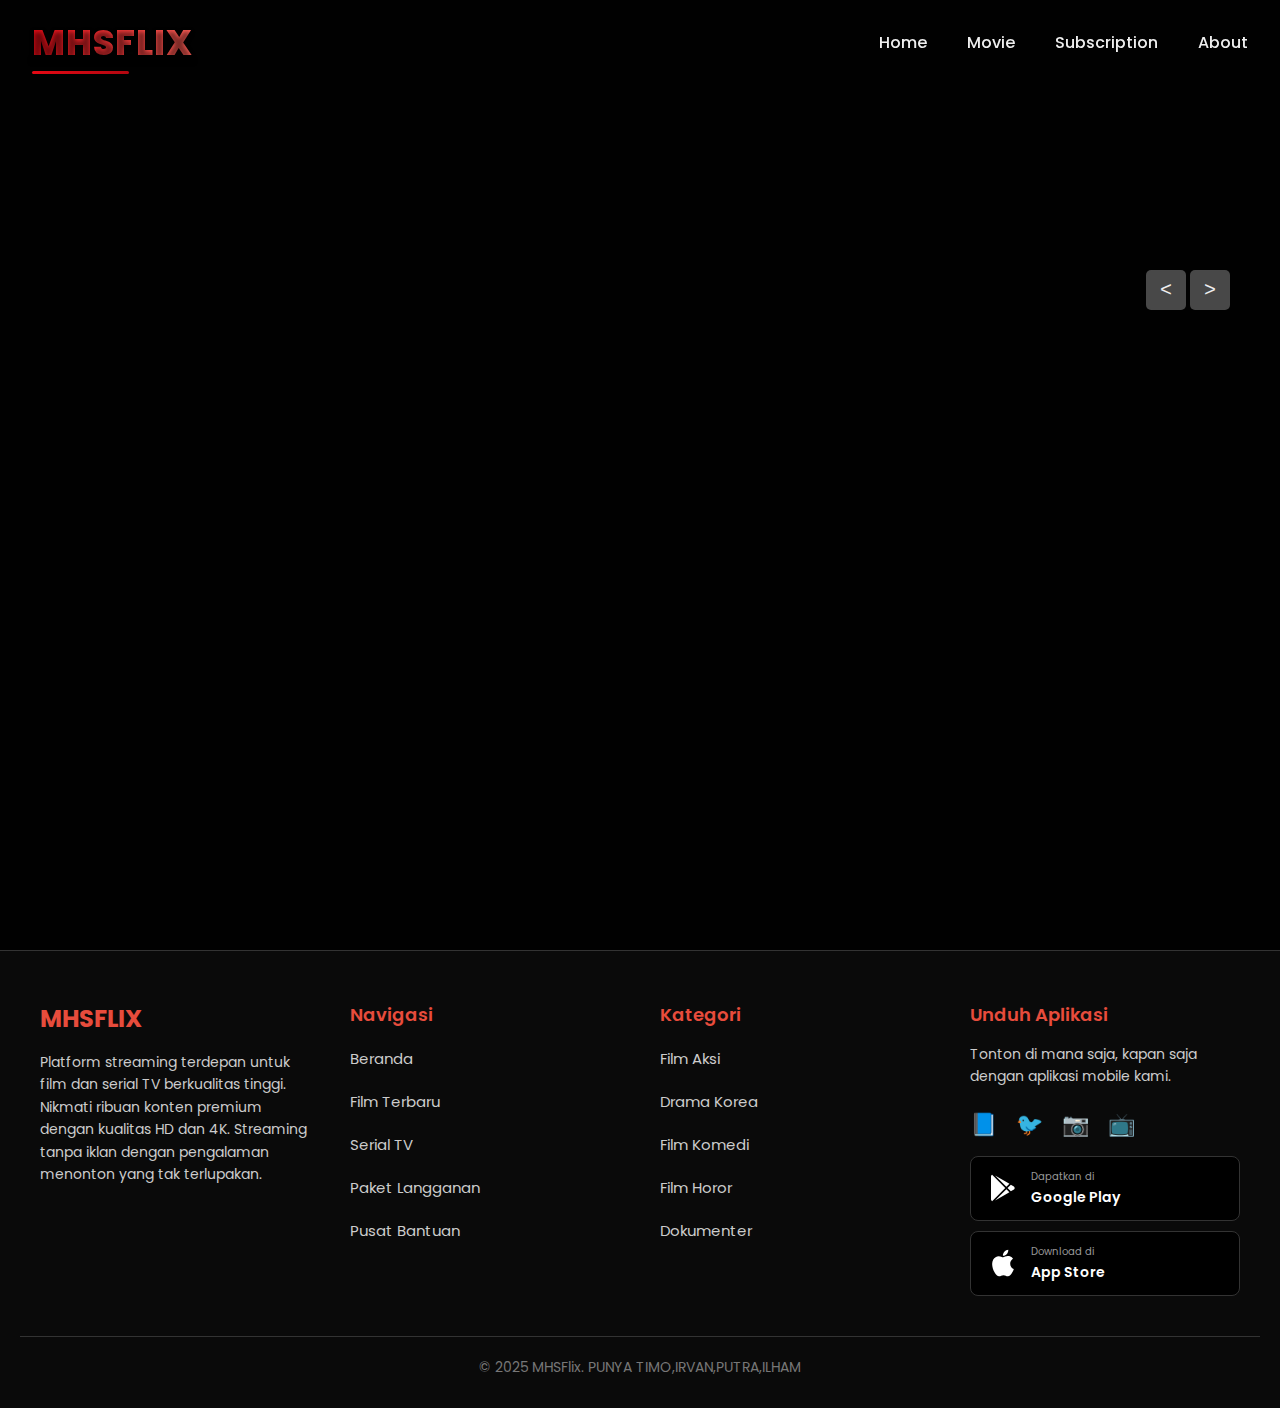
<file: MHSFLIX-main/index.html>
<!DOCTYPE html>
<html lang="en">
  <head>
    <meta charset="UTF-8" />
    <meta name="viewport" content="width=device-width, initial-scale=1.0" />
    <title>MHSFlix</title>
    <link rel="stylesheet" href="src/css/index.css" />
  </head>
  <body>
    <nav class="navbar">
      <a href="#" class="logo">MHSFLIX</a>

      <div class="hamburger">
        <span class="bar"></span>
        <span class="bar"></span>
        <span class="bar"></span>
      </div>

      <div class="nav-menu">
        <ul class="nav-list">
          <li class="nav-item"><a href="index.html">Home</a></li>
          <li class="nav-item"><a href="film.html">Movie</a></li>
          <li class="nav-item"><a href="pricing.html">Subscription</a></li>
          <li class="nav-item"><a href="about.html">About</a></li>
        </ul>
      </div>
    </nav>

    <!-- Overlay for mobile menu -->
    <div class="overlay"></div>

    <!-- slider -->
    <div class="slider">
      <div class="list" id="sliderList"></div>
      <div class="arrows">
        <button id="prev"><</button>
        <button id="next">></button>
      </div>
      <div class="thumbnail" id="thumbnailList"></div>
    </div>

    <footer class="footer">
      <div class="footer-container">
        <div class="footer-section about">
          <h3 class="footer-title">MHSFLIX</h3>
          <p>
            Platform streaming terdepan untuk film dan serial TV berkualitas
            tinggi. Nikmati ribuan konten premium dengan kualitas HD dan 4K.
            Streaming tanpa iklan dengan pengalaman menonton yang tak
            terlupakan.
          </p>
        </div>

        <div class="footer-section links">
          <h4 class="footer-subtitle">Navigasi</h4>
          <ul>
            <li><a href="#beranda">Beranda</a></li>
            <li><a href="#film">Film Terbaru</a></li>
            <li><a href="#serial">Serial TV</a></li>
            <li><a href="#langganan">Paket Langganan</a></li>
            <li><a href="#bantuan">Pusat Bantuan</a></li>
          </ul>
        </div>

        <div class="footer-section links">
          <h4 class="footer-subtitle">Kategori</h4>
          <ul>
            <li><a href="#aksi">Film Aksi</a></li>
            <li><a href="#drama">Drama Korea</a></li>
            <li><a href="#komedi">Film Komedi</a></li>
            <li><a href="#horor">Film Horor</a></li>
            <li><a href="#dokumenter">Dokumenter</a></li>
          </ul>
        </div>

        <div class="footer-section contact">
          <h4 class="footer-subtitle">Unduh Aplikasi</h4>
          <p>Tonton di mana saja, kapan saja dengan aplikasi mobile kami.</p>

          <div class="social-icons">
            <a href="#" title="Facebook">📘</a>
            <a href="#" title="Twitter">🐦</a>
            <a href="#" title="Instagram">📷</a>
            <a href="#" title="YouTube">📺</a>
          </div>

          <div class="install-buttons">
            <a href="#" class="install-btn">
              <svg class="app-icon" viewBox="0 0 24 24" fill="currentColor">
                <path
                  d="M3,20.5V3.5C3,2.91 3.34,2.39 3.84,2.15L13.69,12L3.84,21.85C3.34,21.61 3,21.09 3,20.5M16.81,15.12L6.05,21.34L14.54,12.85L16.81,15.12M20.16,10.81C20.5,11.08 20.75,11.5 20.75,12C20.75,12.5 20.53,12.9 20.18,13.18L17.89,14.5L15.39,12L17.89,9.5L20.16,10.81M6.05,2.66L16.81,8.88L14.54,11.15L6.05,2.66Z"
                />
              </svg>
              <div class="app-text">
                <small>Dapatkan di</small>
                <span>Google Play</span>
              </div>
            </a>
            <a href="#" class="install-btn">
              <svg class="app-icon" viewBox="0 0 24 24" fill="currentColor">
                <path
                  d="M18.71,19.5C17.88,20.74 17,21.95 15.66,21.97C14.32,22 13.89,21.18 12.37,21.18C10.84,21.18 10.37,21.95 9.1,22C7.79,22.05 6.8,20.68 5.96,19.47C4.25,17 2.94,12.45 4.7,9.39C5.57,7.87 7.13,6.91 8.82,6.88C10.1,6.86 11.32,7.75 12.11,7.75C12.89,7.75 14.37,6.68 15.92,6.84C16.57,6.87 18.39,7.1 19.56,8.82C19.47,8.88 17.39,10.1 17.41,12.63C17.44,15.65 20.06,16.66 20.09,16.67C20.06,16.74 19.67,18.11 18.71,19.5M13,3.5C13.73,2.67 14.94,2.04 15.94,2C16.07,3.17 15.6,4.35 14.9,5.19C14.21,6.04 13.07,6.7 11.95,6.61C11.8,5.46 12.36,4.26 13,3.5Z"
                />
              </svg>
              <div class="app-text">
                <small>Download di</small>
                <span>App Store</span>
              </div>
            </a>
          </div>
        </div>
      </div>

      <div class="footer-bottom">
        <p>&copy; 2025 MHSFlix. PUNYA TIMO,IRVAN,PUTRA,ILHAM</p>
      </div>
    </footer>

    <script src="src/js/index.js"></script>
  </body>
</html>
</file>
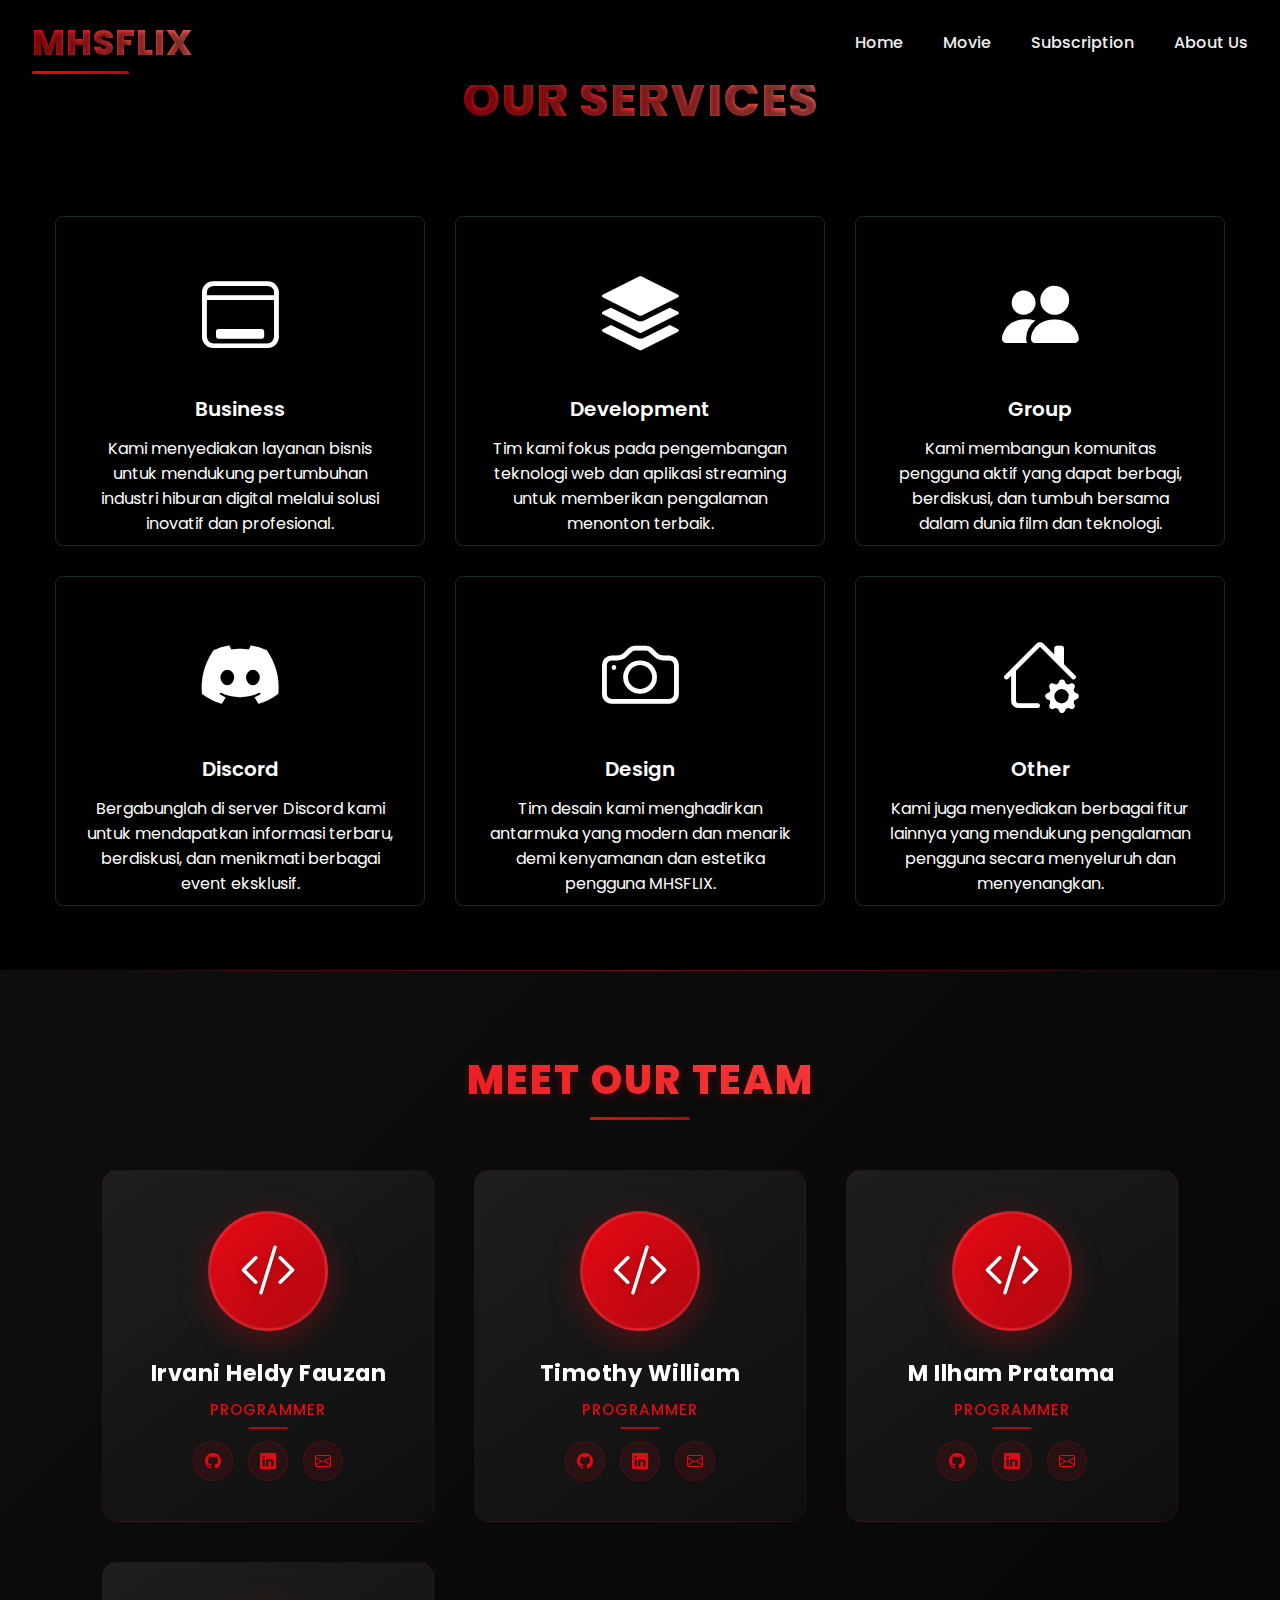
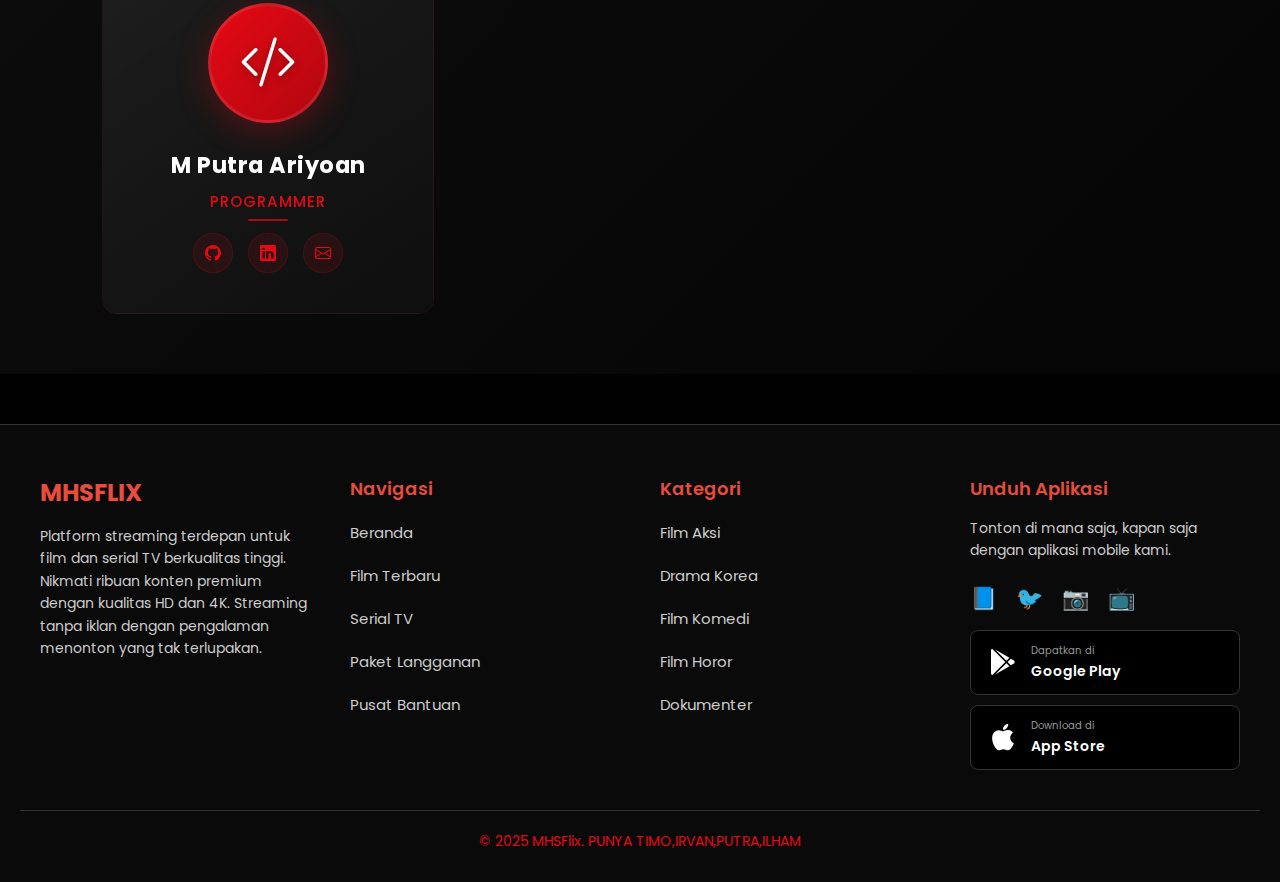
<file: MHSFLIX-main/about.html>
<!DOCTYPE html>
<html lang="en">
  <head>
    <meta charset="UTF-8" />
    <meta name="viewport" content="width=device-width, initial-scale=1.0" />
    <link
      rel="stylesheet"
      href="https://cdn.jsdelivr.net/npm/bootstrap-icons@1.13.1/font/bootstrap-icons.min.css"
    />
    <title>About</title>
  </head>
  <link rel="stylesheet" href="src/css/about.css" />
  <body>
    <nav class="navbar">
      <a href="#" class="logo">MHSFLIX</a>

      <div class="hamburger">
        <span class="bar"></span>
        <span class="bar"></span>
        <span class="bar"></span>
      </div>

      <div class="nav-menu">
        <ul class="nav-list">
          <li class="nav-item"><a href="index.html">Home</a></li>
          <li class="nav-item"><a href="film.html">Movie</a></li>
          <li class="nav-item"><a href="pricing.html">Subscription</a></li>
          <li class="nav-item"><a href="#">About Us</a></li>
        </ul>
      </div>
    </nav>
    <div class="container">
      <div class="service-wrapper">
        <div class="service">
          <h1>Our Services</h1>
          <div class="cards">
            <div class="card">
              <i class="bi bi-window-desktop"></i>
              <h2>Business</h2>
              <p>
                Kami menyediakan layanan bisnis untuk mendukung pertumbuhan
                industri hiburan digital melalui solusi inovatif dan
                profesional.
              </p>
            </div>
            <div class="card">
              <i class="bi bi-stack"></i>
              <h2>Development</h2>
              <p>
                Tim kami fokus pada pengembangan teknologi web dan aplikasi
                streaming untuk memberikan pengalaman menonton terbaik.
              </p>
            </div>
            <div class="card">
              <i class="bi bi-people-fill"></i>
              <h2>Group</h2>
              <p>
                Kami membangun komunitas pengguna aktif yang dapat berbagi,
                berdiskusi, dan tumbuh bersama dalam dunia film dan teknologi.
              </p>
            </div>
            <div class="card">
              <i class="bi bi-discord"></i>
              <h2>Discord</h2>
              <p>
                Bergabunglah di server Discord kami untuk mendapatkan informasi
                terbaru, berdiskusi, dan menikmati berbagai event eksklusif.
              </p>
            </div>
            <div class="card">
              <i class="bi bi-camera"></i>
              <h2>Design</h2>
              <p>
                Tim desain kami menghadirkan antarmuka yang modern dan menarik
                demi kenyamanan dan estetika pengguna MHSFLIX.
              </p>
            </div>
            <div class="card">
              <i class="bi bi-house-gear"></i>
              <h2>Other</h2>
              <p>
                Kami juga menyediakan berbagai fitur lainnya yang mendukung
                pengalaman pengguna secara menyeluruh dan menyenangkan.
              </p>
            </div>
          </div>
        </div>
      </div>

      <!-- Team Section -->
      <section class="team-section">
        <h2>Meet Our Team</h2>
        <div class="team-grid">
          <div class="team-card">
            <div class="avatar"><i class="bi bi-code-slash"></i></div>
            <h3>Irvani Heldy Fauzan</h3>
            <div class="role">Programmer</div>
            <div class="social-links">
              <a href="#" class="social-link"><i class="bi bi-github"></i></a>
              <a href="#" class="social-link"><i class="bi bi-linkedin"></i></a>
              <a href="#" class="social-link"><i class="bi bi-envelope"></i></a>
            </div>
          </div>

          <div class="team-card">
            <div class="avatar"><i class="bi bi-code-slash"></i></div>
            <h3>Timothy William</h3>
            <div class="role">Programmer</div>
            <div class="social-links">
              <a href="#" class="social-link"><i class="bi bi-github"></i></a>
              <a href="#" class="social-link"><i class="bi bi-linkedin"></i></a>
              <a href="#" class="social-link"><i class="bi bi-envelope"></i></a>
            </div>
          </div>

          <div class="team-card">
            <div class="avatar"><i class="bi bi-code-slash"></i></div>
            <h3>M Ilham Pratama</h3>
            <div class="role">Programmer</div>
            <div class="social-links">
              <a href="#" class="social-link"><i class="bi bi-github"></i></a>
              <a href="#" class="social-link"><i class="bi bi-linkedin"></i></a>
              <a href="#" class="social-link"><i class="bi bi-envelope"></i></a>
            </div>
          </div>

          <div class="team-card">
            <div class="avatar"><i class="bi bi-code-slash"></i></div>
            <h3>M Putra Ariyoan</h3>
            <div class="role">Programmer</div>
            <div class="social-links">
              <a href="#" class="social-link"><i class="bi bi-github"></i></a>
              <a href="#" class="social-link"><i class="bi bi-linkedin"></i></a>
              <a href="#" class="social-link"><i class="bi bi-envelope"></i></a>
            </div>
          </div>
        </div>
      </section>
      <footer class="footer">
        <div class="footer-container">
          <div class="footer-section about">
            <h3 class="footer-title">MHSFLIX</h3>
            <p>
              Platform streaming terdepan untuk film dan serial TV berkualitas
              tinggi. Nikmati ribuan konten premium dengan kualitas HD dan 4K.
              Streaming tanpa iklan dengan pengalaman menonton yang tak
              terlupakan.
            </p>
          </div>

          <div class="footer-section links">
            <h4 class="footer-subtitle">Navigasi</h4>
            <ul>
              <li><a href="#beranda">Beranda</a></li>
              <li><a href="#film">Film Terbaru</a></li>
              <li><a href="#serial">Serial TV</a></li>
              <li><a href="#langganan">Paket Langganan</a></li>
              <li><a href="#bantuan">Pusat Bantuan</a></li>
            </ul>
          </div>

          <div class="footer-section links">
            <h4 class="footer-subtitle">Kategori</h4>
            <ul>
              <li><a href="#aksi">Film Aksi</a></li>
              <li><a href="#drama">Drama Korea</a></li>
              <li><a href="#komedi">Film Komedi</a></li>
              <li><a href="#horor">Film Horor</a></li>
              <li><a href="#dokumenter">Dokumenter</a></li>
            </ul>
          </div>

          <div class="footer-section contact">
            <h4 class="footer-subtitle">Unduh Aplikasi</h4>
            <p>Tonton di mana saja, kapan saja dengan aplikasi mobile kami.</p>

            <div class="social-icons">
              <a href="#" title="Facebook">📘</a>
              <a href="#" title="Twitter">🐦</a>
              <a href="#" title="Instagram">📷</a>
              <a href="#" title="YouTube">📺</a>
            </div>

            <div class="install-buttons">
              <a href="#" class="install-btn">
                <svg class="app-icon" viewBox="0 0 24 24" fill="currentColor">
                  <path
                    d="M3,20.5V3.5C3,2.91 3.34,2.39 3.84,2.15L13.69,12L3.84,21.85C3.34,21.61 3,21.09 3,20.5M16.81,15.12L6.05,21.34L14.54,12.85L16.81,15.12M20.16,10.81C20.5,11.08 20.75,11.5 20.75,12C20.75,12.5 20.53,12.9 20.18,13.18L17.89,14.5L15.39,12L17.89,9.5L20.16,10.81M6.05,2.66L16.81,8.88L14.54,11.15L6.05,2.66Z"
                  />
                </svg>
                <div class="app-text">
                  <small>Dapatkan di</small>
                  <span>Google Play</span>
                </div>
              </a>
              <a href="#" class="install-btn">
                <svg class="app-icon" viewBox="0 0 24 24" fill="currentColor">
                  <path
                    d="M18.71,19.5C17.88,20.74 17,21.95 15.66,21.97C14.32,22 13.89,21.18 12.37,21.18C10.84,21.18 10.37,21.95 9.1,22C7.79,22.05 6.8,20.68 5.96,19.47C4.25,17 2.94,12.45 4.7,9.39C5.57,7.87 7.13,6.91 8.82,6.88C10.1,6.86 11.32,7.75 12.11,7.75C12.89,7.75 14.37,6.68 15.92,6.84C16.57,6.87 18.39,7.1 19.56,8.82C19.47,8.88 17.39,10.1 17.41,12.63C17.44,15.65 20.06,16.66 20.09,16.67C20.06,16.74 19.67,18.11 18.71,19.5M13,3.5C13.73,2.67 14.94,2.04 15.94,2C16.07,3.17 15.6,4.35 14.9,5.19C14.21,6.04 13.07,6.7 11.95,6.61C11.8,5.46 12.36,4.26 13,3.5Z"
                  />
                </svg>
                <div class="app-text">
                  <small>Download di</small>
                  <span>App Store</span>
                </div>
              </a>
            </div>
          </div>
        </div>

        <div class="footer-bottom">
          <p>&copy; 2025 MHSFlix. PUNYA TIMO,IRVAN,PUTRA,ILHAM</p>
        </div>
      </footer>
    </div>
  </body>
  <script src="src/js/app.js"></script>
</html>
</file>
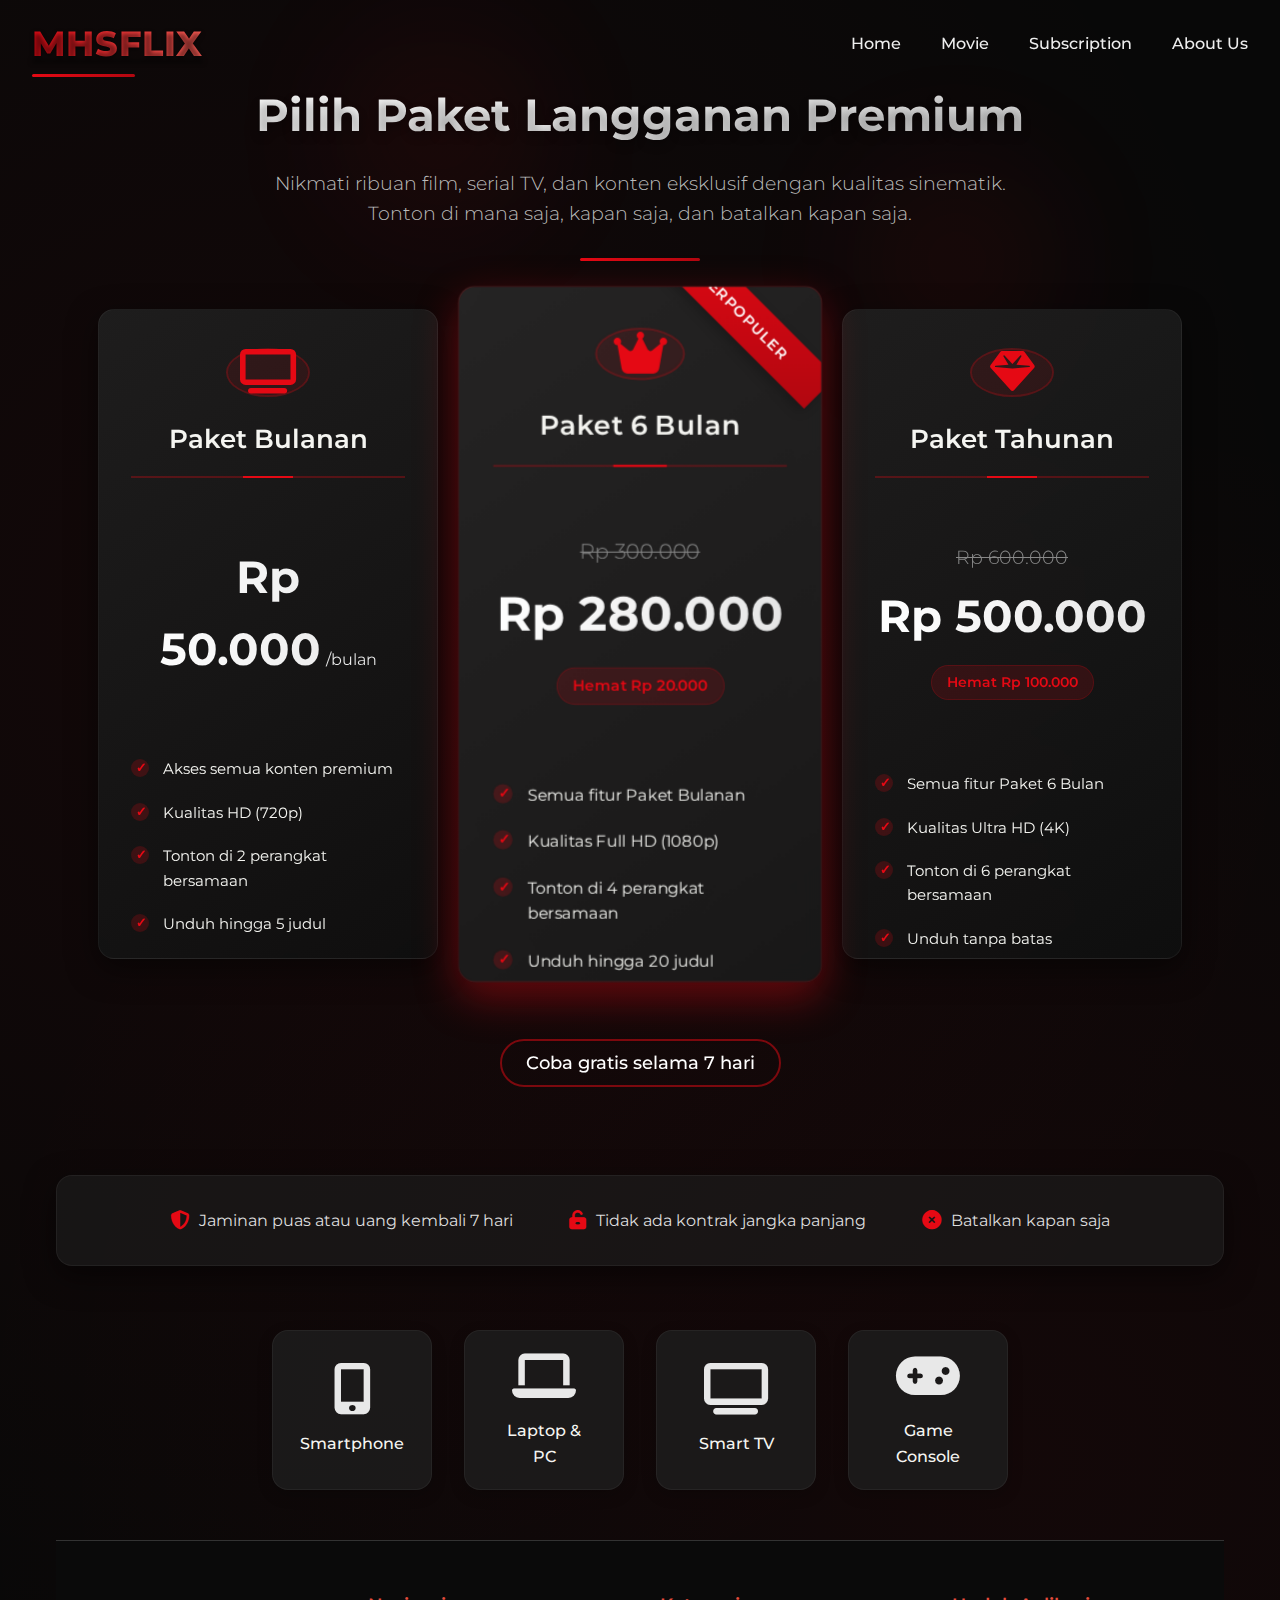
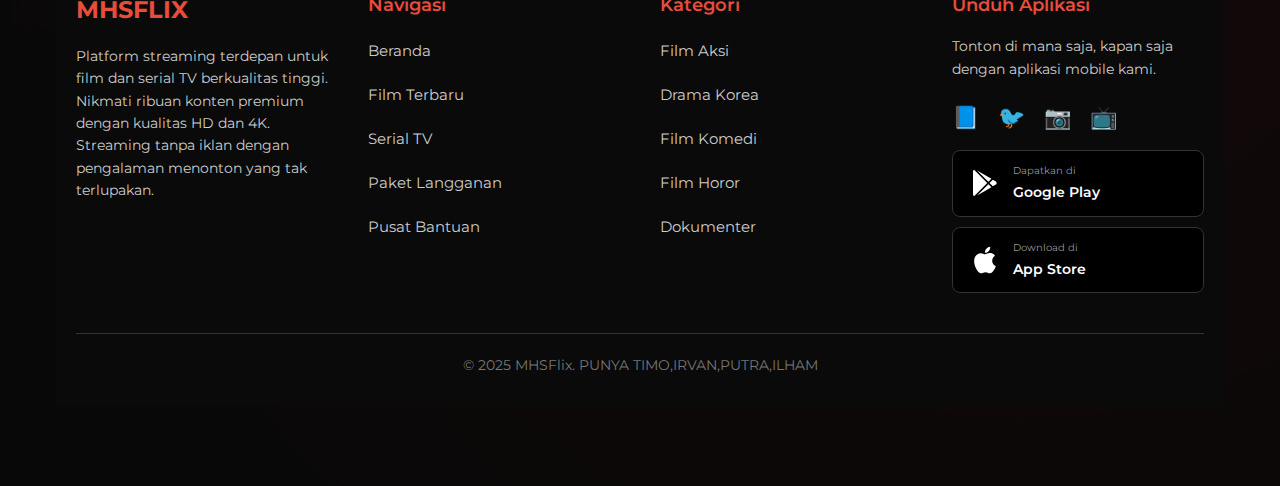
<file: MHSFLIX-main/pricing.html>
<!DOCTYPE html>
<html lang="id">
  <head>
    <meta charset="UTF-8" />
    <meta name="viewport" content="width=device-width, initial-scale=1.0" />
    <title>MHSFLIX - Pilih Paket Langganan Premium</title>
    <link
      rel="stylesheet"
      href="https://cdnjs.cloudflare.com/ajax/libs/font-awesome/6.2.0/css/all.min.css"
    />
    <link rel="stylesheet" href="src/css/princing.css" />
  </head>
  <body>
    <nav class="navbar">
      <a href="#" class="logo">MHSFLIX</a>

      <div class="hamburger">
        <span class="bar"></span>
        <span class="bar"></span>
        <span class="bar"></span>
      </div>

      <div class="nav-menu">
        <ul class="nav-list">
          <li class="nav-item"><a href="index.html">Home</a></li>
          <li class="nav-item"><a href="film.html">Movie</a></li>
          <li class="nav-item"><a href="pricing.html">Subscription</a></li>
          <li class="nav-item"><a href="about.html">About Us</a></li>
        </ul>
      </div>
    </nav>

    <!-- Overlay for mobile menu -->
    <div class="overlay"></div>

    <div class="container">
      <section class="hero animated fadeIn">
        <div class="glow one"></div>
        <div class="glow two"></div>
        <h1>Pilih Paket Langganan Premium</h1>
        <p>
          Nikmati ribuan film, serial TV, dan konten eksklusif dengan kualitas
          sinematik. Tonton di mana saja, kapan saja, dan batalkan kapan saja.
        </p>
      </section>

      <div class="pricing-container">
        <div class="pricing-card animated fadeInUp delay1">
          <div class="pricing-icon">
            <i class="fas fa-tv"></i>
          </div>
          <h2 class="pricing-title">Paket Bulanan</h2>
          <div class="price-container">
            <div class="price">
              Rp 50.000<span class="price-suffix">/bulan</span>
            </div>
          </div>
          <ul class="features">
            <li>Akses semua konten premium</li>
            <li class="feature-tooltip">
              Kualitas HD (720p)
              <span class="tooltip-text"
                >Nikmati tayangan dengan resolusi HD yang jernih untuk
                pengalaman menonton yang nyaman</span
              >
            </li>
            <li>Tonton di 2 perangkat bersamaan</li>
            <li>Unduh hingga 5 judul</li>
            <li>Tanpa iklan</li>
          </ul>
          <div class="button-container">
            <button class="select-btn">Mulai Berlangganan</button>
          </div>
        </div>

        <div class="pricing-card popular animated fadeInUp delay2">
          <div class="popular-tag">TERPOPULER</div>
          <div class="pricing-icon">
            <i class="fas fa-crown"></i>
          </div>
          <h2 class="pricing-title">Paket 6 Bulan</h2>
          <div class="price-container">
            <div class="original-price">Rp 300.000</div>
            <div class="price">Rp 280.000</div>
            <div class="savings">Hemat Rp 20.000</div>
          </div>
          <ul class="features">
            <li>Semua fitur Paket Bulanan</li>
            <li class="feature-tooltip">
              Kualitas Full HD (1080p)
              <span class="tooltip-text"
                >Nikmati detail yang lebih tajam dengan resolusi Full HD
                premium</span
              >
            </li>
            <li>Tonton di 4 perangkat bersamaan</li>
            <li>Unduh hingga 20 judul</li>
            <li class="feature-tooltip">
              Akses awal konten baru
              <span class="tooltip-text"
                >Dapatkan akses film dan serial baru 48 jam lebih awal</span
              >
            </li>
            <li>Subtitle eksklusif</li>
          </ul>
          <div class="button-container">
            <button class="select-btn popular">Mulai Berlangganan</button>
          </div>
        </div>

        <div class="pricing-card animated fadeInUp delay3">
          <div class="pricing-icon">
            <i class="fas fa-gem"></i>
          </div>
          <h2 class="pricing-title">Paket Tahunan</h2>
          <div class="price-container">
            <div class="original-price">Rp 600.000</div>
            <div class="price">Rp 500.000</div>
            <div class="savings">Hemat Rp 100.000</div>
          </div>
          <ul class="features">
            <li>Semua fitur Paket 6 Bulan</li>
            <li class="feature-tooltip">
              Kualitas Ultra HD (4K)
              <span class="tooltip-text"
                >Pengalaman menonton terbaik dengan resolusi tertinggi dan
                detail yang sangat tajam</span
              >
            </li>
            <li>Tonton di 6 perangkat bersamaan</li>
            <li>Unduh tanpa batas</li>
            <li class="feature-tooltip">
              Akses konten eksklusif
              <span class="tooltip-text"
                >Film dan serial spesial yang hanya tersedia untuk pelanggan
                premium</span
              >
            </li>
            <li>Mode offline premium</li>
            <li>Prioritas layanan pelanggan</li>
          </ul>
          <div class="button-container">
            <button class="select-btn">Mulai Berlangganan</button>
          </div>
        </div>
      </div>

      <div class="trial-section animated fadeIn" style="animation-delay: 0.8s">
        <a href="#" class="trial-link">Coba gratis selama 7 hari</a>
      </div>

      <div class="guarantee animated fadeIn" style="animation-delay: 1s">
        <div class="guarantee-item">
          <i class="fas fa-shield-alt"></i>
          <span>Jaminan puas atau uang kembali 7 hari</span>
        </div>
        <div class="guarantee-item">
          <i class="fas fa-unlock-alt"></i>
          <span>Tidak ada kontrak jangka panjang</span>
        </div>
        <div class="guarantee-item">
          <i class="fas fa-times-circle"></i>
          <span>Batalkan kapan saja</span>
        </div>
      </div>

      <div class="devices animated fadeIn" style="animation-delay: 1.2s">
        <div class="device-icon">
          <i class="fas fa-mobile-alt"></i>
          <p>Smartphone</p>
        </div>
        <div class="device-icon">
          <i class="fas fa-laptop"></i>
          <p>Laptop & PC</p>
        </div>
        <div class="device-icon">
          <i class="fas fa-tv"></i>
          <p>Smart TV</p>
        </div>
        <div class="device-icon">
          <i class="fas fa-gamepad"></i>
          <p>Game Console</p>
        </div>
      </div>
      <footer class="footer">
        <div class="footer-container">
          <div class="footer-section about">
            <h3 class="footer-title">MHSFLIX</h3>
            <p>
              Platform streaming terdepan untuk film dan serial TV berkualitas
              tinggi. Nikmati ribuan konten premium dengan kualitas HD dan 4K.
              Streaming tanpa iklan dengan pengalaman menonton yang tak
              terlupakan.
            </p>
          </div>

          <div class="footer-section links">
            <h4 class="footer-subtitle">Navigasi</h4>
            <ul>
              <li><a href="#beranda">Beranda</a></li>
              <li><a href="#film">Film Terbaru</a></li>
              <li><a href="#serial">Serial TV</a></li>
              <li><a href="#langganan">Paket Langganan</a></li>
              <li><a href="#bantuan">Pusat Bantuan</a></li>
            </ul>
          </div>

          <div class="footer-section links">
            <h4 class="footer-subtitle">Kategori</h4>
            <ul>
              <li><a href="#aksi">Film Aksi</a></li>
              <li><a href="#drama">Drama Korea</a></li>
              <li><a href="#komedi">Film Komedi</a></li>
              <li><a href="#horor">Film Horor</a></li>
              <li><a href="#dokumenter">Dokumenter</a></li>
            </ul>
          </div>

          <div class="footer-section contact">
            <h4 class="footer-subtitle">Unduh Aplikasi</h4>
            <p>Tonton di mana saja, kapan saja dengan aplikasi mobile kami.</p>

            <div class="social-icons">
              <a href="#" title="Facebook">📘</a>
              <a href="#" title="Twitter">🐦</a>
              <a href="#" title="Instagram">📷</a>
              <a href="#" title="YouTube">📺</a>
            </div>

            <div class="install-buttons">
              <a href="#" class="install-btn">
                <svg class="app-icon" viewBox="0 0 24 24" fill="currentColor">
                  <path
                    d="M3,20.5V3.5C3,2.91 3.34,2.39 3.84,2.15L13.69,12L3.84,21.85C3.34,21.61 3,21.09 3,20.5M16.81,15.12L6.05,21.34L14.54,12.85L16.81,15.12M20.16,10.81C20.5,11.08 20.75,11.5 20.75,12C20.75,12.5 20.53,12.9 20.18,13.18L17.89,14.5L15.39,12L17.89,9.5L20.16,10.81M6.05,2.66L16.81,8.88L14.54,11.15L6.05,2.66Z"
                  />
                </svg>
                <div class="app-text">
                  <small>Dapatkan di</small>
                  <span>Google Play</span>
                </div>
              </a>
              <a href="#" class="install-btn">
                <svg class="app-icon" viewBox="0 0 24 24" fill="currentColor">
                  <path
                    d="M18.71,19.5C17.88,20.74 17,21.95 15.66,21.97C14.32,22 13.89,21.18 12.37,21.18C10.84,21.18 10.37,21.95 9.1,22C7.79,22.05 6.8,20.68 5.96,19.47C4.25,17 2.94,12.45 4.7,9.39C5.57,7.87 7.13,6.91 8.82,6.88C10.1,6.86 11.32,7.75 12.11,7.75C12.89,7.75 14.37,6.68 15.92,6.84C16.57,6.87 18.39,7.1 19.56,8.82C19.47,8.88 17.39,10.1 17.41,12.63C17.44,15.65 20.06,16.66 20.09,16.67C20.06,16.74 19.67,18.11 18.71,19.5M13,3.5C13.73,2.67 14.94,2.04 15.94,2C16.07,3.17 15.6,4.35 14.9,5.19C14.21,6.04 13.07,6.7 11.95,6.61C11.8,5.46 12.36,4.26 13,3.5Z"
                  />
                </svg>
                <div class="app-text">
                  <small>Download di</small>
                  <span>App Store</span>
                </div>
              </a>
            </div>
          </div>
        </div>

        <div class="footer-bottom">
          <p>&copy; 2025 MHSFlix. PUNYA TIMO,IRVAN,PUTRA,ILHAM</p>
        </div>
      </footer>
    </div>

    <script src="src/js/app.js"></script>
  </body>
</html>
</file>
<file: MHSFLIX-main/src/css/index.css>
@import url("https://fonts.googleapis.com/css2?family=Poppins:ital,wght@0,100;0,200;0,300;0,400;0,500;0,600;0,700;0,800;0,900;1,100;1,200;1,300;1,400;1,500;1,600;1,700;1,800;1,900&display=swap");

:root {
  --primary-color: #eee;
  --background-color: #010101;
  --accent-color: #ff6b6b;
  --transition-speed: 0.3s;
  --primary: #e50914;
  --primary-hover: #f40612;
  --secondary: #0071eb;
  --dark: #0f0f0f;
  --darker: #080808;
  --light: #f5f5f1;
  --gray: #333;
  --gradient: linear-gradient(135deg, #e50914 0%, #b20710 100%);
  --card-gradient: linear-gradient(
    145deg,
    rgba(32, 32, 32, 0.9) 0%,
    rgba(15, 15, 15, 0.95) 100%
  );
  --popular-gradient: linear-gradient(
    145deg,
    rgba(40, 40, 40, 0.9) 0%,
    rgba(25, 25, 25, 0.95) 100%
  );
  --shadow: 0 10px 30px rgba(0, 0, 0, 0.5);
  --hover-shadow: 0 15px 40px rgba(229, 9, 20, 0.3);
  --popular-shadow: 0 15px 40px rgba(229, 9, 20, 0.4);
}

* {
  margin: 0;
  padding: 0;
  box-sizing: border-box;
}

body {
  font-family: "Poppins", sans-serif;
  background-color: var(--background-color);
  color: var(--primary-color);
  overflow-x: hidden;
}

/* Navbar Styles */
.navbar {
  position: fixed;
  top: 0;
  left: 0;
  width: 100%;
  z-index: 1000;
  padding: 1rem 2rem;
  display: flex;
  justify-content: space-between;
  align-items: center;
  transition: background-color var(--transition-speed);
}

.navbar.scrolled {
  background-color: rgba(1, 1, 1, 0.9);
  box-shadow: 0 5px 15px rgba(0, 0, 0, 0.3);
}

.logo {
  font-size: 2.2rem;
  font-weight: 800;
  color: var(--primary);
  text-transform: uppercase;
  letter-spacing: 1px;
  text-shadow: 0 2px 4px rgba(0, 0, 0, 0.5);
  background: linear-gradient(to right, #e50914, #ff5f57);
  -webkit-background-clip: text;
  -webkit-text-fill-color: transparent;
  position: relative;
}

.logo::after {
  content: "";
  position: absolute;
  height: 3px;
  width: 60%;
  background: var(--gradient);
  bottom: -5px;
  left: 0;
  border-radius: 10px;
}

.nav-menu {
  display: flex;
  align-items: center;
  gap: 2rem;
}

.nav-list {
  display: flex;
  list-style: none;
  gap: 2.5rem;
}

.nav-item a {
  color: var(--primary-color);
  text-decoration: none;
  font-weight: 500;
  font-size: 1rem;
  transition: color var(--transition-speed);
  position: relative;
}

.nav-item a::after {
  content: "";
  position: absolute;
  left: 0;
  bottom: -5px;
  width: 0;
  height: 2px;
  background-color: var(--accent-color);
  transition: width var(--transition-speed);
}

.nav-item a:hover {
  color: #e50914;
}

.nav-item a:hover::after {
  width: 100%;
}

.search-icon {
  display: flex;
  align-items: center;
  justify-content: center;
  cursor: pointer;
  z-index: 1001;
}

.search-icon svg {
  width: 22px;
  height: 22px;
  transition: transform var(--transition-speed);
}

.search-icon:hover svg {
  transform: scale(1.1);
  color: var(--accent-color);
}

.hamburger {
  display: none;
  cursor: pointer;
  z-index: 1001;
}

.hamburger .bar {
  display: block;
  width: 25px;
  height: 3px;
  margin: 5px auto;
  background-color: var(--primary-color);
  transition: all var(--transition-speed);
}

/* Mobile Navigation */
@media (max-width: 992px) {
  .hamburger {
    display: block;
  }

  .hamburger.active .bar:nth-child(1) {
    transform: translateY(8px) rotate(45deg);
  }

  .hamburger.active .bar:nth-child(2) {
    opacity: 0;
  }

  .hamburger.active .bar:nth-child(3) {
    transform: translateY(-8px) rotate(-45deg);
  }

  .nav-menu {
    position: fixed;
    top: 0;
    right: -100%;
    width: 80%;
    max-width: 400px;
    height: 100vh;
    flex-direction: column;
    justify-content: center;
    background-color: var(--background-color);
    box-shadow: -5px 0 15px rgba(0, 0, 0, 0.3);
    transition: right var(--transition-speed) ease-in-out;
    padding: 2rem;
    z-index: 1000;
  }

  .nav-menu.active {
    right: 0;
  }

  .nav-list {
    flex-direction: column;
    align-items: center;
    gap: 3rem;
  }

  .nav-item a {
    font-size: 1.2rem;
  }

  .overlay {
    position: fixed;
    top: 0;
    left: 0;
    width: 100%;
    height: 100%;
    background-color: rgba(0, 0, 0, 0.7);
    z-index: 999;
    opacity: 0;
    visibility: hidden;
    transition: all var(--transition-speed);
  }

  .overlay.active {
    opacity: 1;
    visibility: visible;
  }
}

@media (max-width: 576px) {
  .navbar {
    padding: 1rem;
  }

  .nav-menu {
    width: 100%;
  }

  .logo {
    font-size: 1.2rem;
  }
}

/* Existing slider CSS - modified for better responsiveness */
.slider {
  height: 100vh;
  position: relative;
  padding-top: 70px;
}

.slider .list .item {
  position: absolute;
  inset: 0 0 0 0;
  overflow: hidden;
  opacity: 0;
  transition: 0.5s;
}

.slider .list .item img {
  width: 100%;
  height: 100%;
  object-fit: cover;
}

.slider .list .item::after {
  content: "";
  width: 100%;
  height: 100%;
  position: absolute;
  left: 0;
  bottom: 0;
  background-image: linear-gradient(to top, #000 40%, transparent);
}

.slider .list .item .content {
  position: absolute;
  left: 10%;
  top: 20%;
  width: 500px;
  max-width: 80%;
  z-index: 1;
}

.slider .list .item .content p:nth-child(1) {
  text-transform: uppercase;
  letter-spacing: 10px;
}

.slider .list .item .content h2 {
  font-size: 100px;
  margin: 0;
}

.slider .list .item.active {
  opacity: 1;
  z-index: 10;
}

@keyframes showContent {
  to {
    transform: translateY(0);
    filter: blur(0);
    opacity: 1;
  }
}

.slider .list .item.active p:nth-child(1),
.slider .list .item.active h2,
.slider .list .item.active p:nth-child(3) {
  transform: translateY(30px);
  filter: blur(20px);
  opacity: 0;
  animation: showContent 0.5s 0.7s ease-in-out 1 forwards;
}

.slider .list .item.active h2 {
  animation-delay: 1s;
}

.slider .list .item.active p:nth-child(3) {
  animation-duration: 1.3s;
}

.arrows {
  position: absolute;
  top: 30%;
  right: 50px;
  z-index: 100;
}

.arrows button {
  background-color: rgba(238, 238, 238, 0.3);
  border: none;
  font-family: monospace;
  width: 40px;
  height: 40px;
  border-radius: 5px;
  font-size: x-large;
  color: #eee;
  transition: 0.5s;
  cursor: pointer;
}

.arrows button:hover {
  background-color: #eee;
  color: black;
}

.thumbnail {
  position: absolute;
  bottom: 50px;
  z-index: 11;
  display: flex;
  gap: 10px;
  width: 100%;
  height: 250px;
  padding: 0 50px;
  box-sizing: border-box;
  overflow: auto;
  justify-content: center;
}

.thumbnail::-webkit-scrollbar {
  width: 0;
}

.thumbnail .item {
  width: 150px;
  height: 220px;
  filter: brightness(0.5);
  transition: 0.5s;
  flex-shrink: 0;
}

.thumbnail .item img {
  width: 100%;
  height: 100%;
  object-fit: cover;
  border-radius: 10px;
}

.thumbnail .item.active {
  filter: brightness(1.5);
}

.thumbnail .item .content {
  position: absolute;
  inset: auto 10px 10px 10px;
}

/* Additional Responsive Fixes */
@media screen and (max-width: 992px) {
  .slider .list .item .content h2 {
    font-size: 80px;
  }

  .arrows {
    top: 30%;
    right: 20px;
  }
}

@media screen and (max-width: 768px) {
  .slider .list .item .content h2 {
    font-size: 60px;
  }

  .slider .list .item .content p:nth-child(1) {
    letter-spacing: 5px;
  }

  .thumbnail {
    justify-content: start;
    height: 200px;
  }

  .thumbnail .item {
    width: 120px;
    height: 180px;
  }
}

@media screen and (max-width: 576px) {
  .slider .list .item .content {
    top: 15%;
  }

  .slider .list .item .content h2 {
    font-size: 40px;
  }

  .slider .list .item .content p:nth-child(1) {
    letter-spacing: 3px;
    font-size: 0.9rem;
  }

  .arrows {
    top: 15%;
    right: 10px;
  }

  .arrows button {
    width: 35px;
    height: 35px;
    font-size: large;
  }

  .thumbnail {
    height: 180px;
    padding: 0 20px;
    bottom: 30px;
  }

  .thumbnail .item {
    width: 100px;
    height: 150px;
  }
}

/* Footer Styles */
.footer {
  background-color: #0a0a0a;
  padding: 50px 20px 30px;
  margin-top: 50px;
  border-top: 1px solid #333;
}

.footer-container {
  display: flex;
  flex-wrap: wrap;
  justify-content: space-between;
  max-width: 1200px;
  margin: auto;
  gap: 40px;
}

.footer-section {
  flex: 1 1 220px;
  min-width: 200px;
}

.footer-title {
  color: #e74c3c;
  font-size: 24px;
  margin-bottom: 15px;
  font-weight: 700;
}

.footer-subtitle {
  color: #e74c3c;
  font-size: 18px;
  margin-bottom: 15px;
  font-weight: 600;
}

.footer-section p {
  color: #ccc;
  font-size: 14px;
  line-height: 1.6;
  margin-bottom: 20px;
}

.footer-section ul {
  list-style: none;
  padding: 0;
  margin: 0;
  display: flex;
  flex-direction: column;
  gap: 12px;
}

.footer-section ul li a {
  color: #ccc;
  text-decoration: none;
  font-size: 15px;
  padding: 4px 0;
  display: inline-block;
  transition: color 0.3s;
}

.footer-section ul li a:hover {
  color: #fff;
}

.social-icons {
  margin: 15px 0;
}

.social-icons a {
  font-size: 22px;
  color: #ccc;
  margin-right: 15px;
  text-decoration: none;
  transition: color 0.3s;
}

.social-icons a:hover {
  color: #e74c3c;
}

.install-buttons {
  margin-top: 15px;
}

.install-btn {
  display: flex;
  align-items: center;
  background-color: #000;
  color: #fff;
  border: 1px solid #333;
  padding: 12px 16px;
  margin-bottom: 10px;
  border-radius: 8px;
  text-align: left;
  text-decoration: none;
  transition: all 0.3s;
  gap: 12px;
  font-size: 14px;
}

.install-btn:hover {
  background-color: #e74c3c;
  border-color: #e74c3c;
  color: #fff;
  transform: translateY(-2px);
}

.app-icon {
  width: 32px;
  height: 32px;
  flex-shrink: 0;
}

.app-text {
  display: flex;
  flex-direction: column;
}

.app-text small {
  font-size: 10px;
  color: #999;
  margin-bottom: 2px;
}

.app-text span {
  font-weight: 600;
  font-size: 14px;
}

.footer-bottom {
  margin-top: 30px;
  padding-top: 20px;
  border-top: 1px solid #333;
  text-align: center;
  color: #777;
  font-size: 14px;
}

/* Responsive */
@media (max-width: 768px) {
  .footer-container {
    flex-direction: column;
    align-items: center;
  }

  .footer-section {
    text-align: center;
  }

  .social-icons {
    justify-content: center;
  }
}
</file>
<file: MHSFLIX-main/src/css/about.css>
@import url("https://fonts.googleapis.com/css2?family=Poppins:ital,wght@0,100;0,200;0,300;0,400;0,500;0,600;0,700;0,800;0,900;1,100;1,200;1,300;1,400;1,500;1,600;1,700;1,800;1,900&display=swap");

:root {
  --primary-color: #eee;
  --background-color: #010101;
  --accent-color: #ff6b6b;
  --transition-speed: 0.3s;
  --primary: #e50914;
  --primary-hover: #f40612;
  --secondary: #0071eb;
  --dark: #0f0f0f;
  --darker: #080808;
  --light: #f5f5f1;
  --gray: #333;
  --gradient: linear-gradient(135deg, #e50914 0%, #b20710 100%);
  --card-gradient: linear-gradient(
    145deg,
    rgba(32, 32, 32, 0.9) 0%,
    rgba(15, 15, 15, 0.95) 100%
  );
  --popular-gradient: linear-gradient(
    145deg,
    rgba(40, 40, 40, 0.9) 0%,
    rgba(25, 25, 25, 0.95) 100%
  );
  --shadow: 0 10px 30px rgba(0, 0, 0, 0.5);
  --hover-shadow: 0 15px 40px rgba(229, 9, 20, 0.3);
  --popular-shadow: 0 15px 40px rgba(229, 9, 20, 0.4);
}

* {
  margin: 0;
  padding: 0;
  box-sizing: border-box;
  font-family: "Poppins", sans-serif;
}

.container {
  min-height: 100vh;
  width: 100%;
  background-color: #010101;
}

.navbar {
  position: fixed;
  top: 0;
  left: 0;
  width: 100%;
  z-index: 1000;
  padding: 1rem 2rem;
  display: flex;
  justify-content: space-between;
  align-items: center;
  background-color: #010101;
  transition: background-color var(--transition-speed);
}

.navbar.scrolled {
  background-color: rgba(1, 1, 1, 0.9);
  box-shadow: 0 5px 15px rgba(0, 0, 0, 0.3);
}

.logo {
  font-size: 2.2rem;
  font-weight: 800;
  color: var(--primary);
  text-transform: uppercase;
  letter-spacing: 1px;
  text-shadow: 0 2px 4px rgba(0, 0, 0, 0.5);
  background: linear-gradient(to right, #e50914, #ff5f57);
  -webkit-background-clip: text;
  -webkit-text-fill-color: transparent;
  position: relative;
}

.logo::after {
  content: "";
  position: absolute;
  height: 3px;
  width: 60%;
  background: var(--gradient);
  bottom: -5px;
  left: 0;
  border-radius: 10px;
}

.nav-menu {
  display: flex;
  align-items: center;
  gap: 2rem;
}

.nav-list {
  display: flex;
  list-style: none;
  gap: 2.5rem;
}

.nav-item a {
  color: #eee;
  text-decoration: none;
  font-weight: 500;
  font-size: 1rem;
  transition: color var(--transition-speed);
  position: relative;
}

.nav-item a::after {
  content: "";
  position: absolute;
  left: 0;
  bottom: -5px;
  width: 0;
  height: 2px;
  background-color: var(--accent-color);
  transition: width var(--transition-speed);
}

.nav-item a:hover {
  color: #e50914;
}

.nav-item a:hover::after {
  width: 100%;
}

.hamburger {
  display: none;
  cursor: pointer;
  z-index: 1001;
}

.hamburger .bar {
  display: block;
  width: 25px;
  height: 3px;
  margin: 5px auto;
  background-color: var(--primary-color);
  transition: all var(--transition-speed);
}

/* Mobile Navigation */
@media (max-width: 992px) {
  .hamburger {
    display: block;
  }

  .hamburger.active .bar:nth-child(1) {
    transform: translateY(8px) rotate(45deg);
  }

  .hamburger.active .bar:nth-child(2) {
    opacity: 0;
  }

  .hamburger.active .bar:nth-child(3) {
    transform: translateY(-8px) rotate(-45deg);
  }

  .nav-menu {
    position: fixed;
    top: 0;
    right: -100%;
    width: 80%;
    max-width: 400px;
    height: 100vh;
    flex-direction: column;
    justify-content: center;
    background-color: var(--background-color);
    box-shadow: -5px 0 15px rgba(0, 0, 0, 0.3);
    transition: right var(--transition-speed) ease-in-out;
    padding: 2rem;
    z-index: 1000;
  }

  .nav-menu.active {
    right: 0;
  }

  .nav-list {
    flex-direction: column;
    align-items: center;
    gap: 3rem;
  }

  .nav-item a {
    font-size: 1.2rem;
  }

  .overlay {
    position: fixed;
    top: 0;
    left: 0;
    width: 100%;
    height: 100%;
    background-color: rgba(0, 0, 0, 0.7);
    z-index: 999;
    opacity: 0;
    visibility: hidden;
    transition: all var(--transition-speed);
  }

  .overlay.active {
    opacity: 1;
    visibility: visible;
  }
}

@media (max-width: 576px) {
  .navbar {
    padding: 1rem;
  }

  .nav-menu {
    width: 100%;
  }

  .logo {
    font-size: 1.2rem;
  }
}

.service-wrapper {
  padding: 5% 8%;
}

.service {
  display: flex;
  align-items: center;
  flex-direction: column;
}

h1 {
  font-size: 3rem;
  font-weight: 800;
  color: var(--primary);
  text-transform: uppercase;
  letter-spacing: 1px;
  text-shadow: 0 2px 4px rgba(0, 0, 0, 0.5);
  background: linear-gradient(to right, #e50914, #ff5f57);
  -webkit-background-clip: text;
  -webkit-text-fill-color: transparent;
  position: relative;
}

.cards {
  display: grid;
  grid-template-columns: repeat(3, 1fr);
  gap: 30px;
  margin-top: 80px;
}

.card {
  height: 330px;
  width: 370px;
  background-color: var(--hover-shadow);
  padding: 3% 8%;
  border: 0.2px solid rgba(114, 226, 174, 0.2);
  border-radius: 8px;
  transition: 0.6s;
  display: flex;
  align-items: center;
  flex-direction: column;
  position: relative;
  overflow: hidden;
}

.card:after {
  content: "";
  position: absolute;
  top: 150%;
  left: -200px;
  width: 120%;
  transform: rotate(50deg);
  background-color: #fff;
  height: 18px;
  filter: blur(30px);
  opacity: 0.5;
  transition: 1s;
}

.card:hover:after {
  width: 225%;
  top: -100%;
}

.card i {
  color: white;
  margin-top: 30px;
  margin-bottom: 20px;
  font-size: 4.8rem;
}

.card h2 {
  color: #fff;
  font-size: 20px;
  font-weight: 600;
}

.card p {
  text-align: center;
  width: 100%;
  margin: 12px 0;
  color: white;
}

.card:hover {
  background-color: transparent;
  transform: translateY(-8px);
  border-color: #e50914;
}

.card:hover i {
  color: #e50914;
}
.card:hover h2,
i,
p {
  color: #e50914;
}

/* Team Section Styles */
.team-section {
  padding: 80px 8% 60px;
  background: linear-gradient(
    135deg,
    rgba(15, 15, 15, 0.95) 0%,
    rgba(5, 5, 5, 0.98) 100%
  );
  position: relative;
  overflow: hidden;
}

.team-section::before {
  content: "";
  position: absolute;
  top: 0;
  left: 0;
  right: 0;
  height: 1px;
  background: linear-gradient(90deg, transparent, #e50914, transparent);
  opacity: 0.5;
}

.team-section h2 {
  font-size: 2.5rem;
  font-weight: 800;
  text-align: center;
  margin-bottom: 60px;
  color: var(--primary);
  text-transform: uppercase;
  letter-spacing: 2px;
  text-shadow: 0 2px 8px rgba(229, 9, 20, 0.3);
  background: linear-gradient(to right, #e50914, #ff5f57);
  -webkit-background-clip: text;
  -webkit-text-fill-color: transparent;
  position: relative;
}

.team-section h2::after {
  content: "";
  position: absolute;
  bottom: -10px;
  left: 50%;
  transform: translateX(-50%);
  width: 100px;
  height: 3px;
  background: var(--gradient);
  border-radius: 10px;
}

.team-grid {
  display: grid;
  grid-template-columns: repeat(auto-fit, minmax(280px, 1fr));
  gap: 40px;
  max-width: 1200px;
  margin: 0 auto;
}

.team-card {
  background: var(--card-gradient);
  border-radius: 15px;
  padding: 40px 30px;
  text-align: center;
  position: relative;
  transition: all 0.4s cubic-bezier(0.175, 0.885, 0.32, 1.275);
  border: 1px solid rgba(229, 9, 20, 0.1);
  overflow: hidden;
  backdrop-filter: blur(10px);
}

.team-card::before {
  content: "";
  position: absolute;
  top: 0;
  left: -100%;
  width: 100%;
  height: 100%;
  background: linear-gradient(
    90deg,
    transparent,
    rgba(229, 9, 20, 0.1),
    transparent
  );
  transition: left 0.6s;
}

.team-card:hover::before {
  left: 100%;
}

.team-card:hover {
  transform: translateY(-10px) scale(1.02);
  border-color: var(--primary);
  box-shadow: var(--popular-shadow);
}

.avatar {
  width: 120px;
  height: 120px;
  border-radius: 50%;
  background: var(--gradient);
  margin: 0 auto 25px;
  display: flex;
  align-items: center;
  justify-content: center;
  font-size: 3.5rem;
  color: white;
  position: relative;
  overflow: hidden;
  transition: all 0.4s cubic-bezier(0.175, 0.885, 0.32, 1.275);
  border: 3px solid rgba(255, 255, 255, 0.1);
  box-shadow: 0 8px 32px rgba(229, 9, 20, 0.3);
}

.avatar i {
  filter: drop-shadow(0 2px 4px rgba(0, 0, 0, 0.3));
  color: white !important;
}

.avatar::before {
  content: "";
  position: absolute;
  top: -50%;
  left: -50%;
  width: 200%;
  height: 200%;
  background: conic-gradient(
    from 0deg,
    transparent,
    rgba(255, 255, 255, 0.3),
    transparent,
    rgba(255, 255, 255, 0.1),
    transparent
  );
  animation: rotate 3s linear infinite;
  opacity: 0;
  transition: opacity 0.3s ease;
}

@keyframes rotate {
  from {
    transform: rotate(0deg);
  }
  to {
    transform: rotate(360deg);
  }
}

.team-card:hover .avatar::before {
  opacity: 1;
}

.team-card:hover .avatar {
  transform: translateY(-5px) scale(1.1);
  box-shadow: 0 15px 40px rgba(229, 9, 20, 0.5);
  border-color: rgba(255, 255, 255, 0.3);
}

.team-card h3 {
  font-size: 1.4rem;
  font-weight: 700;
  color: #fff;
  margin-bottom: 8px;
  text-transform: capitalize;
  letter-spacing: 0.5px;
}

.team-card .role {
  color: var(--primary);
  font-size: 0.95rem;
  font-weight: 500;
  text-transform: uppercase;
  letter-spacing: 1px;
  margin-bottom: 20px;
  position: relative;
}

.team-card .role::after {
  content: "";
  position: absolute;
  bottom: -8px;
  left: 50%;
  transform: translateX(-50%);
  width: 40px;
  height: 2px;
  background: var(--primary);
  border-radius: 10px;
  opacity: 0.7;
}

.social-links {
  display: flex;
  justify-content: center;
  gap: 15px;
  margin-top: 20px;
}

.social-link {
  width: 40px;
  height: 40px;
  border-radius: 50%;
  background: rgba(229, 9, 20, 0.1);
  display: flex;
  align-items: center;
  justify-content: center;
  color: #eee;
  text-decoration: none;
  transition: all 0.3s ease;
  border: 1px solid rgba(229, 9, 20, 0.2);
}

.social-link:hover {
  background: var(--primary);
  color: white;
  transform: translateY(-3px);
  box-shadow: 0 5px 15px rgba(229, 9, 20, 0.4);
}

@media screen and (max-width: 1200px) {
  .cards {
    grid-template-columns: repeat(2, 1fr);
  }
}

@media screen and (max-width: 900px) {
  .cards {
    grid-template-columns: repeat(1, 1fr);
  }

  h1 {
    font: 2.5rem;
  }

  .team-section h2 {
    font-size: 2rem;
  }

  .team-grid {
    grid-template-columns: repeat(auto-fit, minmax(250px, 1fr));
    gap: 30px;
  }

  .team-card {
    padding: 30px 20px;
  }
}

@media screen and (max-width: 576px) {
  .team-section {
    padding: 60px 5% 40px;
  }

  .team-section h2 {
    font-size: 1.8rem;
    margin-bottom: 40px;
  }

  .team-grid {
    grid-template-columns: 1fr;
    gap: 25px;
  }

  .avatar {
    width: 100px;
    height: 100px;
    font-size: 2.5rem;
  }

  .team-card h3 {
    font-size: 1.2rem;
  }
}

/* Footer Styles */
.footer {
  background-color: #0a0a0a;
  padding: 50px 20px 30px;
  margin-top: 50px;
  border-top: 1px solid #333;
}

.footer-container {
  display: flex;
  flex-wrap: wrap;
  justify-content: space-between;
  max-width: 1200px;
  margin: auto;
  gap: 40px;
}

.footer-section {
  flex: 1 1 220px;
  min-width: 200px;
}

.footer-title {
  color: #e74c3c;
  font-size: 24px;
  margin-bottom: 15px;
  font-weight: 700;
}

.footer-subtitle {
  color: #e74c3c;
  font-size: 18px;
  margin-bottom: 15px;
  font-weight: 600;
}

.footer-section p {
  color: #ccc;
  font-size: 14px;
  line-height: 1.6;
  margin-bottom: 20px;
}

.footer-section ul {
  list-style: none;
  padding: 0;
  margin: 0;
  display: flex;
  flex-direction: column;
  gap: 12px;
}

.footer-section ul li a {
  color: #ccc;
  text-decoration: none;
  font-size: 15px;
  padding: 4px 0;
  display: inline-block;
  transition: color 0.3s;
}

.footer-section ul li a:hover {
  color: #fff;
}

.social-icons {
  margin: 15px 0;
}

.social-icons a {
  font-size: 22px;
  color: #ccc;
  margin-right: 15px;
  text-decoration: none;
  transition: color 0.3s;
}

.social-icons a:hover {
  color: #e74c3c;
}

.install-buttons {
  margin-top: 15px;
}

.install-btn {
  display: flex;
  align-items: center;
  background-color: #000;
  color: #fff;
  border: 1px solid #333;
  padding: 12px 16px;
  margin-bottom: 10px;
  border-radius: 8px;
  text-align: left;
  text-decoration: none;
  transition: all 0.3s;
  gap: 12px;
  font-size: 14px;
}

.install-btn:hover {
  background-color: #e74c3c;
  border-color: #e74c3c;
  color: #fff;
  transform: translateY(-2px);
}

.app-icon {
  width: 32px;
  height: 32px;
  flex-shrink: 0;
}

.app-text {
  display: flex;
  flex-direction: column;
}

.app-text small {
  font-size: 10px;
  color: #999;
  margin-bottom: 2px;
}

.app-text span {
  font-weight: 600;
  font-size: 14px;
}

.footer-bottom {
  margin-top: 30px;
  padding-top: 20px;
  border-top: 1px solid #333;
  text-align: center;
  color: #777;
  font-size: 14px;
}

/* Responsive */
@media (max-width: 768px) {
  .footer-container {
    flex-direction: column;
    align-items: center;
  }

  .footer-section {
    text-align: center;
  }

  .social-icons {
    justify-content: center;
  }
}
</file>
<file: MHSFLIX-main/src/css/princing.css>
@import url("https://fonts.googleapis.com/css2?family=Montserrat:wght@300;400;500;600;700&display=swap");

:root {
  --primary-color: #eee;
  --background-color: #010101;
  --accent-color: #ff6b6b;
  --transition-speed: 0.3s;
  --primary: #e50914;
  --primary-hover: #f40612;
  --secondary: #0071eb;
  --dark: #0f0f0f;
  --darker: #080808;
  --light: #f5f5f1;
  --gray: #333;
  --gradient: linear-gradient(135deg, #e50914 0%, #b20710 100%);
  --card-gradient: linear-gradient(
    145deg,
    rgba(32, 32, 32, 0.9) 0%,
    rgba(15, 15, 15, 0.95) 100%
  );
  --popular-gradient: linear-gradient(
    145deg,
    rgba(40, 40, 40, 0.9) 0%,
    rgba(25, 25, 25, 0.95) 100%
  );
  --shadow: 0 10px 30px rgba(0, 0, 0, 0.5);
  --hover-shadow: 0 15px 40px rgba(229, 9, 20, 0.3);
  --popular-shadow: 0 15px 40px rgba(229, 9, 20, 0.4);
}

* {
  margin: 0;
  padding: 0;
  box-sizing: border-box;
  font-family: "Montserrat", sans-serif;
}

body {
  background-color: var(--darker);
  color: var(--light);
  line-height: 1.6;
  background-image: radial-gradient(
      circle at 20% 30%,
      rgba(229, 9, 20, 0.05) 0%,
      transparent 60%
    ),
    radial-gradient(
      circle at 80% 70%,
      rgba(229, 9, 20, 0.05) 0%,
      transparent 60%
    );
}

.container {
  max-width: 1200px;
  margin: 0 auto;
  padding: 5rem 1rem;
}

header {
  display: flex;
  justify-content: space-between;
  align-items: center;
  padding: 1rem 0;
  margin-bottom: 2rem;
}

.logo {
  font-size: 2.2rem;
  font-weight: 800;
  color: var(--primary);
  text-transform: uppercase;
  letter-spacing: 1px;
  text-shadow: 0 2px 4px rgba(0, 0, 0, 0.5);
  background: linear-gradient(to right, #e50914, #ff5f57);
  -webkit-background-clip: text;
  -webkit-text-fill-color: transparent;
  position: relative;
}

.logo::after {
  content: "";
  position: absolute;
  height: 3px;
  width: 60%;
  background: var(--gradient);
  bottom: -5px;
  left: 0;
  border-radius: 10px;
}

.hero {
  text-align: center;
  margin-bottom: 3rem;
  padding-bottom: 2rem;
  position: relative;
}

.hero::after {
  content: "";
  position: absolute;
  width: 120px;
  height: 3px;
  background: var(--gradient);
  bottom: 0;
  left: 50%;
  transform: translateX(-50%);
  border-radius: 10px;
}

.hero h1 {
  font-size: 2.8rem;
  margin-bottom: 1rem;
  background: linear-gradient(to right, #ffffff, #cccccc);
  -webkit-background-clip: text;
  -webkit-text-fill-color: transparent;
  text-shadow: 0 5px 10px rgba(0, 0, 0, 0.3);
}

.hero p {
  font-size: 1.2rem;
  color: #bbb;
  max-width: 800px;
  margin: 0 auto;
  font-weight: 300;
}

.pricing-container {
  display: flex;
  justify-content: center;
  gap: 2rem;
  flex-wrap: wrap;
  margin-top: 2rem;
  perspective: 1000px;
}

.pricing-card {
  background: var(--card-gradient);
  border-radius: 16px;
  padding: 2.5rem 2rem;
  width: 340px;
  text-align: center;
  position: relative;
  transition: all 0.5s cubic-bezier(0.165, 0.84, 0.44, 1);
  overflow: hidden;
  box-shadow: var(--shadow);
  display: flex;
  flex-direction: column;
  height: 650px; /* Fixed height for all cards */
  backdrop-filter: blur(10px);
  border: 1px solid rgba(255, 255, 255, 0.05);
  transform: translateZ(0);
}

.pricing-card:hover {
  transform: translateY(-15px) translateZ(10px);
  box-shadow: var(--hover-shadow);
  border: 1px solid rgba(229, 9, 20, 0.2);
}

.pricing-card::before {
  content: "";
  position: absolute;
  top: 0;
  left: 0;
  width: 100%;
  height: 100%;
  background: linear-gradient(
    135deg,
    rgba(229, 9, 20, 0.1) 0%,
    transparent 100%
  );
  opacity: 0;
  transition: opacity 0.5s ease;
  z-index: -1;
}

.pricing-card:hover::before {
  opacity: 1;
}

.pricing-card.popular {
  background: var(--popular-gradient);
  box-shadow: var(--popular-shadow);
  transform: scale(1.05) translateZ(20px);
  border: 1px solid rgba(229, 9, 20, 0.2);
  z-index: 2;
}

.pricing-card.popular:hover {
  transform: scale(1.05) translateY(-15px) translateZ(30px);
}

.popular-tag {
  position: absolute;
  top: 0;
  right: 0;
  background: var(--gradient);
  color: white;
  padding: 10px 0;
  font-weight: 600;
  font-size: 0.85rem;
  transform: rotate(45deg) translateX(25px) translateY(-15px);
  width: 200px;
  text-align: center;
  box-shadow: 0 5px 10px rgba(0, 0, 0, 0.2);
  text-transform: uppercase;
  letter-spacing: 1px;
}

.pricing-icon {
  font-size: 2.8rem;
  margin-bottom: 1.5rem;
  color: var(--primary);
  background: rgba(229, 9, 20, 0.1);
  width: 80px;
  height: 80px;
  display: flex;
  align-items: center;
  justify-content: center;
  border-radius: 50%;
  margin: 0 auto 1.5rem;
  position: relative;
  transition: all 0.3s ease;
}

.pricing-icon::after {
  content: "";
  position: absolute;
  width: 100%;
  height: 100%;
  border: 2px solid rgba(229, 9, 20, 0.3);
  border-radius: 50%;
  animation: pulse 2s infinite;
}

@keyframes pulse {
  0% {
    transform: scale(1);
    opacity: 0.8;
  }
  70% {
    transform: scale(1.1);
    opacity: 0;
  }
  100% {
    transform: scale(1);
    opacity: 0;
  }
}

.pricing-card:hover .pricing-icon {
  transform: scale(1.1);
  background: rgba(229, 9, 20, 0.15);
}

.pricing-title {
  font-size: 1.6rem;
  margin-bottom: 1.5rem;
  border-bottom: 2px solid rgba(229, 9, 20, 0.3);
  padding-bottom: 1rem;
  font-weight: 600;
  position: relative;
}

.pricing-title::after {
  content: "";
  position: absolute;
  width: 50px;
  height: 2px;
  background: var(--primary);
  bottom: -2px;
  left: 50%;
  transform: translateX(-50%);
  transition: width 0.3s ease;
}

.pricing-card:hover .pricing-title::after {
  width: 100px;
}

.price-container {
  margin: 1.5rem 0;
  position: relative;
  padding: 1rem 0;
  border-radius: 8px;
  transition: all 0.3s ease;
}

.pricing-card:hover .price-container {
  background: rgba(229, 9, 20, 0.1);
}

.original-price {
  text-decoration: line-through;
  color: #888;
  font-size: 1.2rem;
  margin-bottom: 0.5rem;
  font-weight: 300;
}

.price {
  font-size: 2.8rem;
  font-weight: bold;
  color: white;
  background: linear-gradient(to right, #ffffff, #e6e6e6);
  -webkit-background-clip: text;
  -webkit-text-fill-color: transparent;
  display: inline-block;
  position: relative;
}

.price-suffix {
  font-size: 1rem;
  color: #aaa;
  font-weight: 400;
  margin-left: 5px;
}

.savings {
  background: rgba(229, 9, 20, 0.15);
  color: var(--primary);
  font-weight: 600;
  padding: 5px 15px;
  border-radius: 20px;
  font-size: 0.9rem;
  display: inline-block;
  margin-top: 0.8rem;
  border: 1px solid rgba(229, 9, 20, 0.2);
  transition: all 0.3s ease;
}

.pricing-card:hover .savings {
  background: rgba(229, 9, 20, 0.25);
  transform: scale(1.05);
}

.features {
  list-style-type: none;
  margin: 2rem 0;
  text-align: left;
  flex-grow: 1;
}

.features li {
  margin-bottom: 1.2rem;
  padding-left: 2rem;
  position: relative;
  display: flex;
  align-items: flex-start;
  font-size: 0.95rem;
  transition: all 0.3s ease;
}

.features li::before {
  content: "";
  position: absolute;
  left: 0;
  top: 2px;
  width: 18px;
  height: 18px;
  background: rgba(229, 9, 20, 0.2);
  border-radius: 50%;
  display: flex;
  align-items: center;
  justify-content: center;
  transition: all 0.3s ease;
}

.features li::after {
  content: "✓";
  color: var(--primary);
  position: absolute;
  left: 5px;
  top: 1px;
  font-weight: bold;
  font-size: 0.8rem;
}

.pricing-card:hover .features li::before {
  background: rgba(229, 9, 20, 0.3);
}

.features li:hover {
  transform: translateX(5px);
  color: #fff;
}

.button-container {
  margin-top: auto;
  width: 100%;
  position: relative;
}

.select-btn {
  background: var(--gradient);
  color: white;
  border: none;
  padding: 1rem 0;
  border-radius: 50px;
  font-size: 1rem;
  font-weight: 600;
  cursor: pointer;
  width: 100%;
  transition: all 0.3s ease;
  box-shadow: 0 5px 15px rgba(229, 9, 20, 0.3);
  position: relative;
  overflow: hidden;
  text-transform: uppercase;
  letter-spacing: 1px;
}

.select-btn::before {
  content: "";
  position: absolute;
  top: 0;
  left: -100%;
  width: 100%;
  height: 100%;
  background: linear-gradient(
    135deg,
    rgba(255, 255, 255, 0.2) 0%,
    transparent 50%,
    transparent 100%
  );
  transition: all 0.6s ease;
}

.select-btn:hover {
  transform: translateY(-5px);
  box-shadow: 0 8px 20px rgba(229, 9, 20, 0.4);
}

.select-btn:hover::before {
  left: 100%;
}

.select-btn.popular {
  background: linear-gradient(135deg, #f40612 0%, #b20710 100%);
  box-shadow: 0 5px 20px rgba(229, 9, 20, 0.5);
}

.select-btn.popular:hover {
  box-shadow: 0 8px 25px rgba(229, 9, 20, 0.6);
}

.guarantee {
  text-align: center;
  margin-top: 4rem;
  color: #ddd;
  font-size: 1rem;
  background: rgba(30, 30, 30, 0.6);
  padding: 1.5rem;
  border-radius: 16px;
  display: flex;
  justify-content: center;
  align-items: center;
  flex-wrap: wrap;
  gap: 1.5rem;
  border: 1px solid rgba(255, 255, 255, 0.05);
  box-shadow: var(--shadow);
  position: relative;
  overflow: hidden;
}

.guarantee::before {
  content: "";
  position: absolute;
  top: 0;
  left: 0;
  width: 100%;
  height: 100%;
  background: linear-gradient(
    135deg,
    rgba(229, 9, 20, 0.05) 0%,
    transparent 100%
  );
  opacity: 0;
  transition: opacity 0.5s ease;
}

.guarantee:hover::before {
  opacity: 1;
}

.guarantee-item {
  display: flex;
  align-items: center;
  padding: 0.5rem 1rem;
  border-radius: 50px;
  transition: all 0.3s ease;
  position: relative;
}

.guarantee-item:hover {
  background: rgba(229, 9, 20, 0.1);
}

.guarantee-item i {
  color: var(--primary);
  margin-right: 10px;
  font-size: 1.2rem;
}

.devices {
  display: flex;
  justify-content: center;
  margin-top: 4rem;
  flex-wrap: wrap;
  gap: 2rem;
}

.device-icon {
  text-align: center;
  background: rgba(30, 30, 30, 0.8);
  padding: 2rem;
  border-radius: 16px;
  width: 160px;
  height: 160px;
  display: flex;
  flex-direction: column;
  align-items: center;
  justify-content: center;
  transition: all 0.4s cubic-bezier(0.165, 0.84, 0.44, 1);
  box-shadow: 0 5px 15px rgba(0, 0, 0, 0.2);
  position: relative;
  overflow: hidden;
  border: 1px solid rgba(255, 255, 255, 0.05);
}

.device-icon:hover {
  transform: translateY(-10px);
  box-shadow: 0 10px 25px rgba(229, 9, 20, 0.2);
  border: 1px solid rgba(229, 9, 20, 0.3);
  background: rgba(40, 40, 40, 0.9);
}

.device-icon::before {
  content: "";
  position: absolute;
  width: 100%;
  height: 100%;
  background: linear-gradient(
    135deg,
    rgba(229, 9, 20, 0.1) 0%,
    transparent 100%
  );
  top: 0;
  left: 0;
  opacity: 0;
  transition: opacity 0.3s ease;
}

.device-icon:hover::before {
  opacity: 1;
}

.device-icon i {
  font-size: 3.2rem;
  margin-bottom: 1rem;
  display: block;
  color: rgba(255, 255, 255, 0.9);
  transition: all 0.3s ease;
}

.device-icon:hover i {
  color: var(--primary);
  transform: scale(1.1);
}

.device-icon p {
  font-weight: 500;
  transition: all 0.3s ease;
}

.device-icon:hover p {
  color: #fff;
}

.trial-section {
  text-align: center;
  margin-top: 4rem;
  padding: 1rem 0;
}

.trial-link {
  display: inline-block;
  color: #fff;
  font-size: 1.1rem;
  font-weight: 500;
  text-decoration: none;
  padding: 0.5rem 1.5rem;
  border-radius: 50px;
  border: 2px solid rgba(229, 9, 20, 0.5);
  transition: all 0.3s ease;
  position: relative;
  overflow: hidden;
}

.trial-link::before {
  content: "";
  position: absolute;
  top: 0;
  left: 0;
  width: 0;
  height: 100%;
  background: rgba(229, 9, 20, 0.1);
  transition: width 0.4s ease;
  z-index: -1;
}

.trial-link:hover {
  color: var(--primary);
  border-color: var(--primary);
}

.trial-link:hover::before {
  width: 100%;
}

.feature-tooltip {
  position: relative;
  cursor: pointer;
}

.feature-tooltip .tooltip-text {
  visibility: hidden;
  background: rgba(0, 0, 0, 0.9);
  color: #fff;
  text-align: center;
  border-radius: 6px;
  padding: 8px 12px;
  position: absolute;
  z-index: 1;
  bottom: 125%;
  left: 50%;
  transform: translateX(-50%);
  width: 200px;
  box-shadow: 0 5px 15px rgba(0, 0, 0, 0.3);
  opacity: 0;
  transition: opacity 0.3s, visibility 0.3s;
  pointer-events: none;
  font-size: 0.8rem;
  border: 1px solid rgba(229, 9, 20, 0.3);
}

.feature-tooltip:hover .tooltip-text {
  visibility: visible;
  opacity: 1;
}

.feature-tooltip .tooltip-text::after {
  content: "";
  position: absolute;
  top: 100%;
  left: 50%;
  margin-left: -5px;
  border-width: 5px;
  border-style: solid;
  border-color: rgba(0, 0, 0, 0.9) transparent transparent transparent;
}

@media (max-width: 768px) {
  .pricing-container {
    flex-direction: column;
    align-items: center;
  }

  .pricing-card {
    width: 100%;
    max-width: 340px;
    margin-bottom: 2rem;
    height: auto;
    min-height: 600px;
  }

  .pricing-card.popular {
    transform: scale(1.03);
  }

  .pricing-card.popular:hover {
    transform: scale(1.03) translateY(-15px);
  }

  .devices {
    gap: 1rem;
  }

  .device-icon {
    width: 140px;
    height: 140px;
    padding: 1.5rem;
  }

  .hero h1 {
    font-size: 2.2rem;
  }

  .guarantee {
    flex-direction: column;
    gap: 1rem;
    padding: 1.5rem 1rem;
  }
}

/* Animation keyframes */
@keyframes fadeInUp {
  from {
    opacity: 0;
    transform: translateY(30px);
  }
  to {
    opacity: 1;
    transform: translateY(0);
  }
}

@keyframes fadeIn {
  from {
    opacity: 0;
  }
  to {
    opacity: 1;
  }
}

@keyframes float {
  0% {
    transform: translateY(0px);
  }
  50% {
    transform: translateY(-10px);
  }
  100% {
    transform: translateY(0px);
  }
}

.animated {
  animation-duration: 1s;
  animation-fill-mode: both;
}

.fadeInUp {
  animation-name: fadeInUp;
}

.fadeIn {
  animation-name: fadeIn;
}

.delay1 {
  animation-delay: 0.2s;
}

.delay2 {
  animation-delay: 0.4s;
}

.delay3 {
  animation-delay: 0.6s;
}

/* Glow effect for hero section */
.glow {
  position: absolute;
  width: 300px;
  height: 300px;
  background: radial-gradient(
    circle,
    rgba(229, 9, 20, 0.2) 0%,
    transparent 70%
  );
  border-radius: 50%;
  z-index: -1;
  filter: blur(60px);
  opacity: 0.5;
  overflow: hidden;
}

.glow.one {
  top: -100px;
  left: 20%;
  animation: float 8s infinite ease-in-out;
}

.glow.two {
  bottom: -150px;
  right: 10%;
  animation: float 10s infinite ease-in-out;
  animation-delay: 2s;
}

.navbar {
  position: fixed;
  top: 0;
  left: 0;
  width: 100%;
  z-index: 1000;
  padding: 1rem 2rem;
  display: flex;
  justify-content: space-between;
  align-items: center;
  transition: background-color var(--transition-speed);
}

.navbar.scrolled {
  background-color: rgba(1, 1, 1, 0.9);
  box-shadow: 0 5px 15px rgba(0, 0, 0, 0.3);
}

.logo {
  font-size: 2.2rem;
  font-weight: 800;
  color: var(--primary);
  text-transform: uppercase;
  letter-spacing: 1px;
  text-shadow: 0 2px 4px rgba(0, 0, 0, 0.5);
  background: linear-gradient(to right, #e50914, #ff5f57);
  -webkit-background-clip: text;
  -webkit-text-fill-color: transparent;
  position: relative;
}

.logo::after {
  content: "";
  position: absolute;
  height: 3px;
  width: 60%;
  background: var(--gradient);
  bottom: -5px;
  left: 0;
  border-radius: 10px;
}

.nav-menu {
  display: flex;
  align-items: center;
  gap: 2rem;
}

.nav-list {
  display: flex;
  list-style: none;
  gap: 2.5rem;
}

.nav-item a {
  color: var(--primary-color);
  text-decoration: none;
  font-weight: 500;
  font-size: 1rem;
  transition: color var(--transition-speed);
  position: relative;
}

.nav-item a::after {
  content: "";
  position: absolute;
  left: 0;
  bottom: -5px;
  width: 0;
  height: 2px;
  background-color: var(--accent-color);
  transition: width var(--transition-speed);
}

.nav-item a:hover {
  color: #e50914;
}

.nav-item a:hover::after {
  width: 100%;
}

.search-icon {
  display: flex;
  align-items: center;
  justify-content: center;
  cursor: pointer;
  z-index: 1001;
}

.search-icon svg {
  width: 22px;
  height: 22px;
  transition: transform var(--transition-speed);
}

.search-icon:hover svg {
  transform: scale(1.1);
  color: var(--accent-color);
}

.hamburger {
  display: none;
  cursor: pointer;
  z-index: 1001;
}

.hamburger .bar {
  display: block;
  width: 25px;
  height: 3px;
  margin: 5px auto;
  background-color: var(--primary-color);
  transition: all var(--transition-speed);
}

/* Mobile Navigation */
@media (max-width: 992px) {
  .hamburger {
    display: block;
  }

  .hamburger.active .bar:nth-child(1) {
    transform: translateY(8px) rotate(45deg);
  }

  .hamburger.active .bar:nth-child(2) {
    opacity: 0;
  }

  .hamburger.active .bar:nth-child(3) {
    transform: translateY(-8px) rotate(-45deg);
  }

  .nav-menu {
    position: fixed;
    top: 0;
    right: -100%;
    width: 80%;
    max-width: 400px;
    height: 100vh;
    flex-direction: column;
    justify-content: center;
    background-color: var(--background-color);
    box-shadow: -5px 0 15px rgba(0, 0, 0, 0.3);
    transition: right var(--transition-speed) ease-in-out;
    padding: 2rem;
    z-index: 1000;
  }

  .nav-menu.active {
    right: 0;
  }

  .nav-list {
    flex-direction: column;
    align-items: center;
    gap: 3rem;
  }

  .nav-item a {
    font-size: 1.2rem;
  }

  .overlay {
    position: fixed;
    top: 0;
    left: 0;
    width: 100%;
    height: 100%;
    background-color: rgba(0, 0, 0, 0.7);
    z-index: 999;
    opacity: 0;
    visibility: hidden;
    transition: all var(--transition-speed);
  }

  .overlay.active {
    opacity: 1;
    visibility: visible;
  }
}

@media (max-width: 576px) {
  .navbar {
    padding: 1rem;
  }

  .nav-menu {
    width: 100%;
  }

  .logo {
    font-size: 1.2rem;
  }
}

/* Footer Styles */
.footer {
  background-color: #0a0a0a;
  padding: 50px 20px 30px;
  margin-top: 50px;
  border-top: 1px solid #333;
}

.footer-container {
  display: flex;
  flex-wrap: wrap;
  justify-content: space-between;
  max-width: 1200px;
  margin: auto;
  gap: 40px;
}

.footer-section {
  flex: 1 1 220px;
  min-width: 200px;
}

.footer-title {
  color: #e74c3c;
  font-size: 24px;
  margin-bottom: 15px;
  font-weight: 700;
}

.footer-subtitle {
  color: #e74c3c;
  font-size: 18px;
  margin-bottom: 15px;
  font-weight: 600;
}

.footer-section p {
  color: #ccc;
  font-size: 14px;
  line-height: 1.6;
  margin-bottom: 20px;
}

.footer-section ul {
  list-style: none;
  padding: 0;
  margin: 0;
  display: flex;
  flex-direction: column;
  gap: 12px;
}

.footer-section ul li a {
  color: #ccc;
  text-decoration: none;
  font-size: 15px;
  padding: 4px 0;
  display: inline-block;
  transition: color 0.3s;
}

.footer-section ul li a:hover {
  color: #fff;
}

.social-icons {
  margin: 15px 0;
}

.social-icons a {
  font-size: 22px;
  color: #ccc;
  margin-right: 15px;
  text-decoration: none;
  transition: color 0.3s;
}

.social-icons a:hover {
  color: #e74c3c;
}

.install-buttons {
  margin-top: 15px;
}

.install-btn {
  display: flex;
  align-items: center;
  background-color: #000;
  color: #fff;
  border: 1px solid #333;
  padding: 12px 16px;
  margin-bottom: 10px;
  border-radius: 8px;
  text-align: left;
  text-decoration: none;
  transition: all 0.3s;
  gap: 12px;
  font-size: 14px;
}

.install-btn:hover {
  background-color: #e74c3c;
  border-color: #e74c3c;
  color: #fff;
  transform: translateY(-2px);
}

.app-icon {
  width: 32px;
  height: 32px;
  flex-shrink: 0;
}

.app-text {
  display: flex;
  flex-direction: column;
}

.app-text small {
  font-size: 10px;
  color: #999;
  margin-bottom: 2px;
}

.app-text span {
  font-weight: 600;
  font-size: 14px;
}

.footer-bottom {
  margin-top: 30px;
  padding-top: 20px;
  border-top: 1px solid #333;
  text-align: center;
  color: #777;
  font-size: 14px;
}

/* Responsive */
@media (max-width: 768px) {
  .footer-container {
    flex-direction: column;
    align-items: center;
  }

  .footer-section {
    text-align: center;
  }

  .social-icons {
    justify-content: center;
  }
}
</file>
